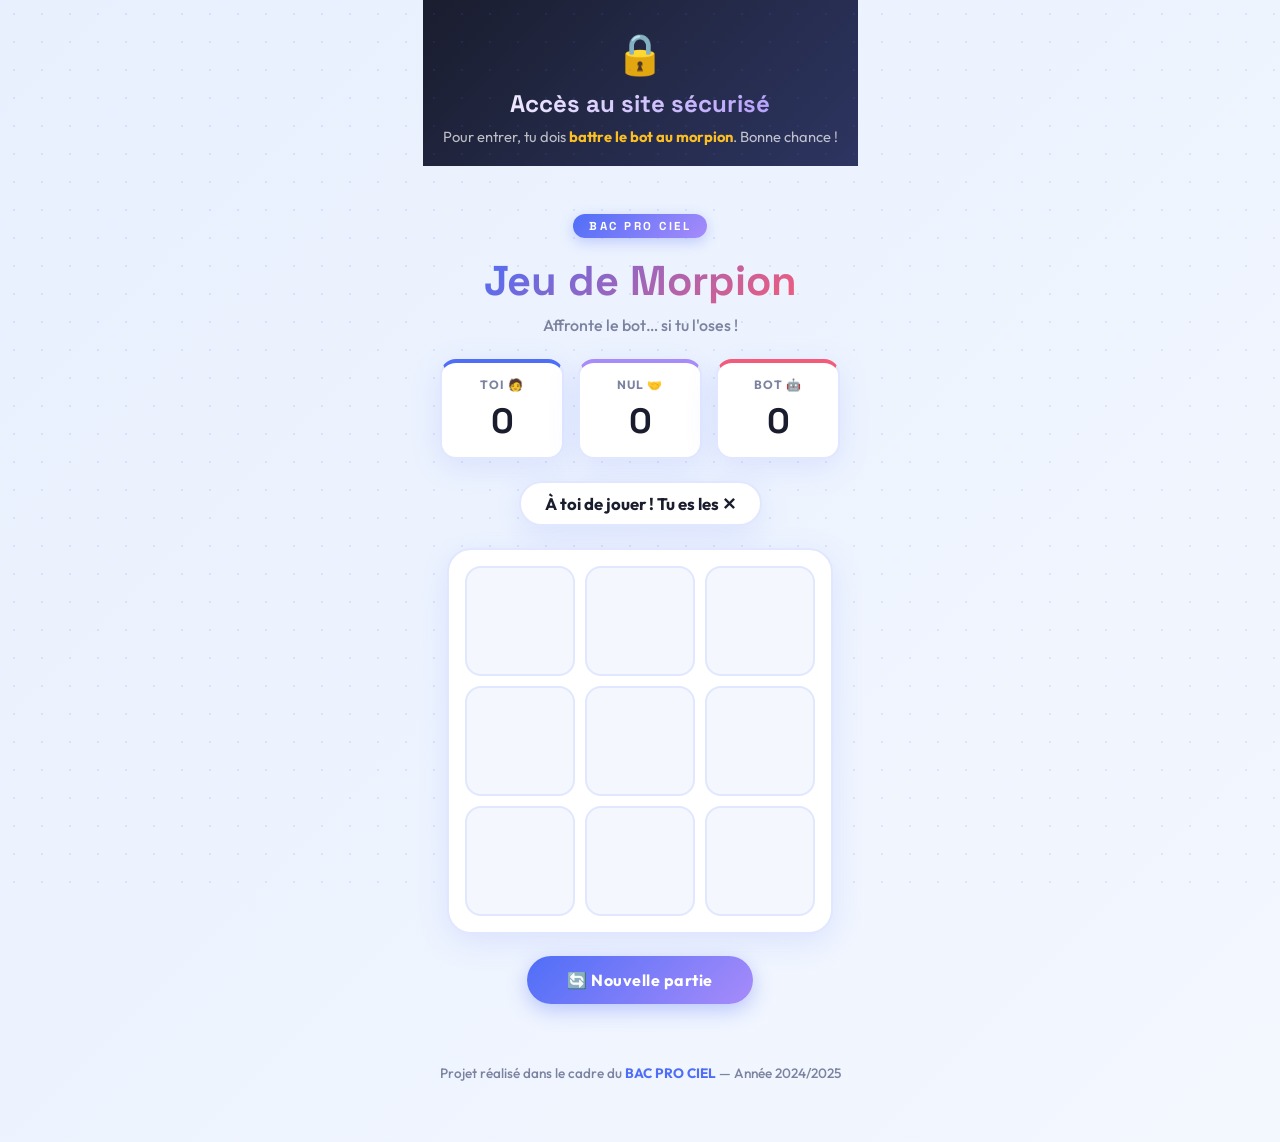
<file: index.html>
<!DOCTYPE html>
<html lang="fr">
<head>
    <meta charset="UTF-8">
    <meta name="viewport" content="width=device-width, initial-scale=1.0">
    <title>Projet BAC PRO CIEL – Accès</title>
    <link rel="stylesheet" href="style.css">
    <style>
        /* Message d'accès refusé */
        #msg-refuse {
            display: none;
            margin-top: 10px;
            color: #ff6b6b;
            font-weight: 700;
            font-size: 1rem;
            animation: shake 0.4s ease;
        }

        @keyframes shake {
            0%   { transform: translateX(0); }
            25%  { transform: translateX(-8px); }
            50%  { transform: translateX(8px); }
            75%  { transform: translateX(-8px); }
            100% { transform: translateX(0); }
        }

        /* Overlay de victoire */
        #overlay-victoire {
            display: none;
            position: fixed;
            inset: 0;
            background: rgba(0, 0, 0, 0.75);
            z-index: 999;
            align-items: center;
            justify-content: center;
        }

        #overlay-victoire.open {
            display: flex;
        }

        .victoire-box {
            background: #fff;
            border-radius: 20px;
            padding: 48px 40px;
            text-align: center;
            box-shadow: 0 20px 60px rgba(0,0,0,0.3);
            animation: popIn 0.5s cubic-bezier(0.34, 1.56, 0.64, 1);
            max-width: 380px;
        }

        @keyframes popIn {
            from { transform: scale(0.5); opacity: 0; }
            to   { transform: scale(1);   opacity: 1; }
        }

        .victoire-box .trophee {
            font-size: 4rem;
            margin-bottom: 16px;
            animation: bounce 1s ease infinite alternate;
        }

        @keyframes bounce {
            from { transform: translateY(0); }
            to   { transform: translateY(-10px); }
        }

        .victoire-box h2 {
            font-size: 1.6rem;
            font-weight: 800;
            color: #1a1d2e;
            margin-bottom: 10px;
        }

        .victoire-box p {
            color: #666;
            font-size: 0.95rem;
            margin-bottom: 28px;
            line-height: 1.6;
        }

        .victoire-btn {
            display: inline-block;
            background: linear-gradient(135deg, #4f6ef7, #a78bfa);
            color: #fff;
            font-weight: 700;
            font-size: 1rem;
            padding: 14px 36px;
            border-radius: 50px;
            cursor: pointer;
            border: none;
            box-shadow: 0 6px 20px rgba(79,110,247,0.35);
            transition: transform 0.2s, box-shadow 0.2s;
        }

        .victoire-btn:hover {
            transform: translateY(-2px);
            box-shadow: 0 10px 28px rgba(79,110,247,0.45);
        }

        /* Intro au-dessus du jeu */
        .intro-banner {
            background: linear-gradient(135deg, #1a1d2e, #2d3561);
            color: #fff;
            text-align: center;
            padding: 28px 20px 20px;
        }

        .intro-banner h1 {
            font-size: 1.5rem;
            font-weight: 800;
            margin-bottom: 8px;
            background: linear-gradient(135deg, #fff, #a78bfa);
            -webkit-background-clip: text;
            -webkit-text-fill-color: transparent;
            background-clip: text;
        }

        .intro-banner p {
            color: rgba(255,255,255,0.7);
            font-size: 0.92rem;
        }

        .intro-banner .lock-icon {
            font-size: 2.5rem;
            margin-bottom: 10px;
            display: block;
        }
    </style>
</head>
<body>

    <!-- INTRO -->
    <div class="intro-banner">
        <span class="lock-icon">🔒</span>
        <h1>Accès au site sécurisé</h1>
        <p>Pour entrer, tu dois <strong style="-webkit-text-fill-color:#fbbf24; color:#fbbf24;">battre le bot au morpion</strong>. Bonne chance !</p>
    </div>

    <!-- HEADER -->
    <header>
        <div class="badge">BAC PRO CIEL</div>
        <h1>Jeu de Morpion</h1>
        <p class="sous-titre">Affronte le bot… si tu l'oses !</p>
    </header>

    <!-- CONTENU PRINCIPAL -->
    <main>

        <section id="scores">
            <div class="score-item">
                <span class="score-label">Toi 🧑</span>
                <span class="score-valeur" id="score-joueur">0</span>
            </div>
            <div class="score-item nul">
                <span class="score-label">Nul 🤝</span>
                <span class="score-valeur" id="score-nul">0</span>
            </div>
            <div class="score-item bot">
                <span class="score-label">Bot 🤖</span>
                <span class="score-valeur" id="score-bot">0</span>
            </div>
        </section>

        <p id="statut">Chargement…</p>

        <!-- Message accès refusé -->
        <p id="msg-refuse">❌ Accès refusé — rejoue et bats le bot !</p>

        <div id="grille"></div>

        <button id="btn-rejouer" onclick="rejouer()">🔄 Nouvelle partie</button>

    </main>

    <!-- FOOTER -->
    <footer>
        <p>Projet réalisé dans le cadre du <strong>BAC PRO CIEL</strong> &mdash; Année 2024/2025</p>
    </footer>

    <!-- OVERLAY VICTOIRE -->
    <div id="overlay-victoire">
        <div class="victoire-box">
            <div class="trophee">🏆</div>
            <h2>Accès débloqué !</h2>
            <p>Bravo, tu as battu le bot !<br>Tu peux maintenant accéder au site vitrine.</p>
            <button class="victoire-btn" onclick="window.location.href='accueil.html'">
                🚀 Entrer sur le site
            </button>
        </div>
    </div>

    <script src="script.js"></script>
</body>
</html>
</file>
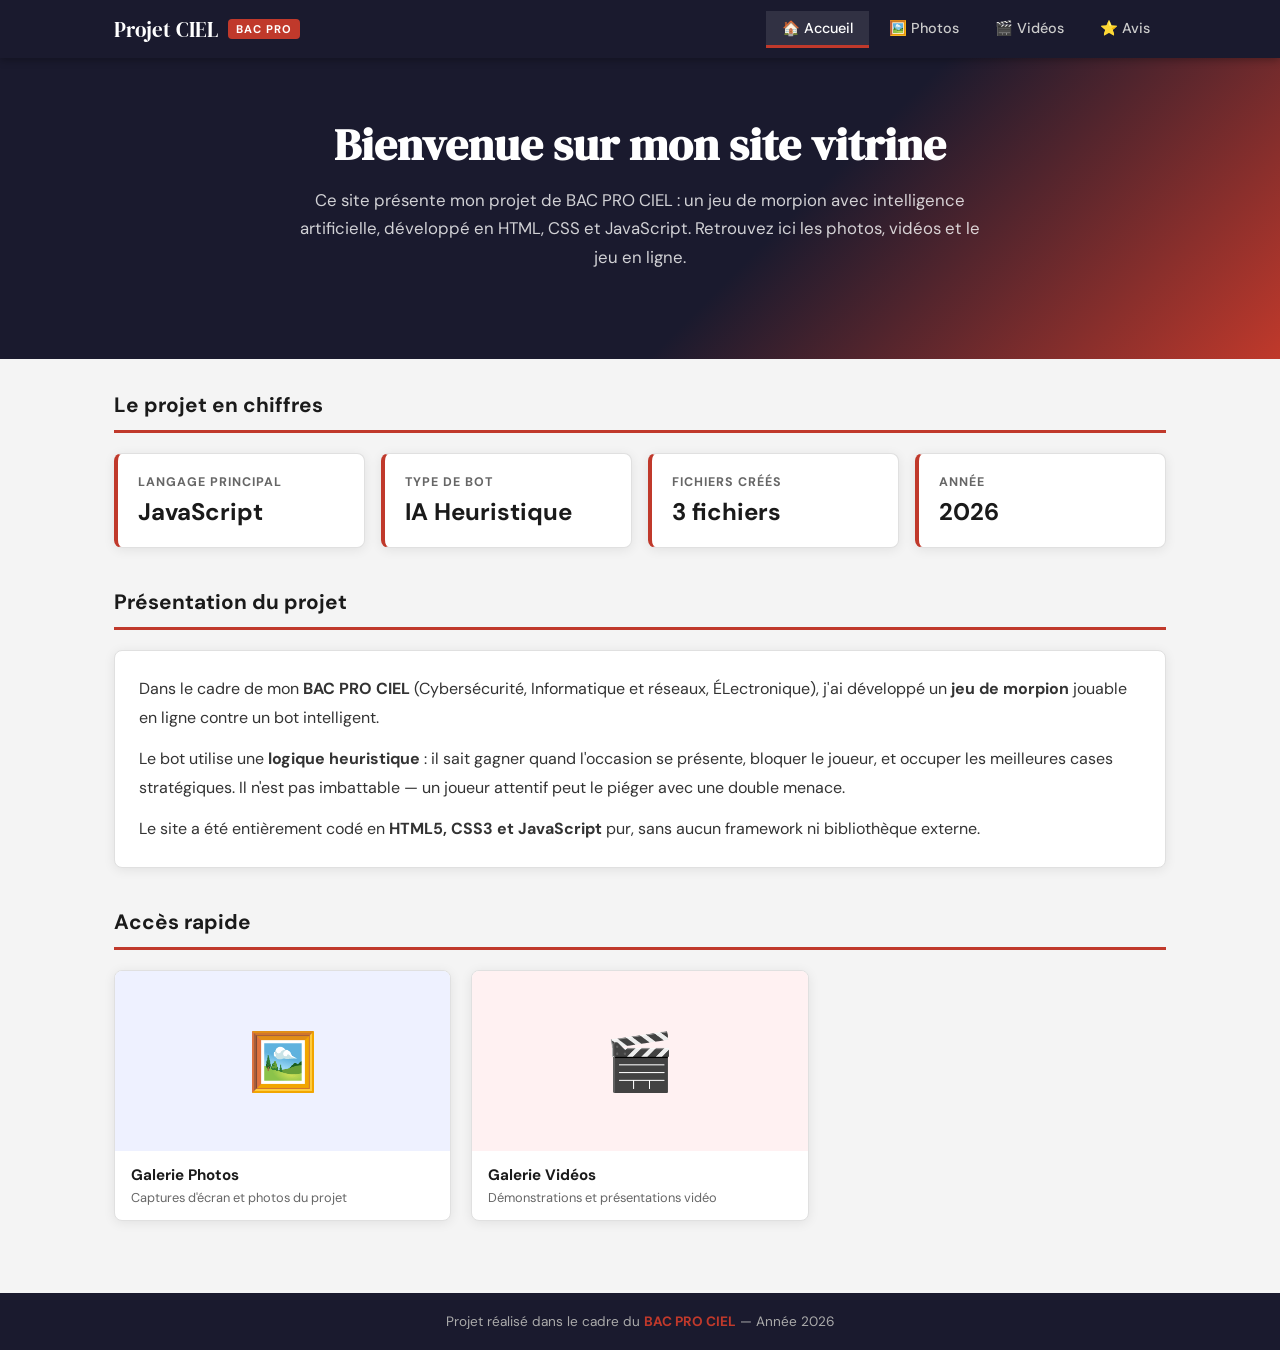
<file: accueil.html>
<!DOCTYPE html>
<html lang="fr">
<head>
    <meta charset="UTF-8">
    <meta name="viewport" content="width=device-width, initial-scale=1.0">
    <title>BAC PRO CIEL – Accueil</title>
    <link rel="stylesheet" href="site.css">
</head>
<body>

    <!-- NAVBAR -->
    <nav>
        <div class="nav-inner">
            <div class="nav-logo">
                Projet CIEL <span>BAC PRO</span>
            </div>
            <ul class="nav-links">
                <li><a href="accueil.html" class="active">🏠 Accueil</a></li>
                <li><a href="photos.html">🖼️ Photos</a></li>
                <li><a href="videos.html">🎬 Vidéos</a></li>
                <li><a href="avis.html">⭐ Avis</a></li>
                
            </ul>
        </div>
    </nav>

    <!-- HERO -->
    <div class="hero">
        <div class="hero-inner">
            <h2>Bienvenue sur mon site vitrine</h2>
            <p>
                Ce site présente mon projet de BAC PRO CIEL : un jeu de morpion
                avec intelligence artificielle, développé en HTML, CSS et JavaScript.
                Retrouvez ici les photos, vidéos et le jeu en ligne.
            </p>
            
        </div>
    </div>

    <!-- CONTENU -->
    <div class="page-wrapper">

        <!-- Stats rapides -->
        <div class="section-header">
            <h2>Le projet en chiffres</h2>
        </div>
        <div class="info-grid">
            <div class="info-card fade-in">
                <div class="info-label">Langage principal</div>
                <div class="info-value">JavaScript</div>
            </div>
            <div class="info-card fade-in">
                <div class="info-label">Type de bot</div>
                <div class="info-value">IA Heuristique</div>
            </div>
            <div class="info-card fade-in">
                <div class="info-label">Fichiers créés</div>
                <div class="info-value">3 fichiers</div>
            </div>
            <div class="info-card fade-in">
                <div class="info-label">Année</div>
                <div class="info-value">2026</div>
            </div>
        </div>

        <!-- Présentation du projet -->
        <div class="section-header">
            <h2>Présentation du projet</h2>
        </div>
        <div style="background:#fff; border:1px solid var(--border); border-radius:var(--radius); padding:24px; box-shadow:var(--shadow); margin-bottom:40px; line-height:1.8; color:#333;">
            <p style="margin-bottom:12px;">
                Dans le cadre de mon <strong>BAC PRO CIEL</strong> (Cybersécurité, Informatique et réseaux, ÉLectronique),
                j'ai développé un <strong>jeu de morpion</strong> jouable en ligne contre un bot intelligent.
            </p>
            <p style="margin-bottom:12px;">
                Le bot utilise une <strong>logique heuristique</strong> : il sait gagner quand l'occasion se présente,
                bloquer le joueur, et occuper les meilleures cases stratégiques. Il n'est pas imbattable —
                un joueur attentif peut le piéger avec une double menace.
            </p>
            <p>
                Le site a été entièrement codé en <strong>HTML5, CSS3 et JavaScript</strong> pur,
                sans aucun framework ni bibliothèque externe.
            </p>
        </div>

        <!-- Accès rapide -->
        <div class="section-header">
            <h2>Accès rapide</h2>
        </div>
        <div class="cards-grid">
            <a href="photos.html" class="card fade-in" style="display:block;">
                <div class="card-thumb" style="background:#eef1ff; font-size:3.5rem;">🖼️</div>
                <div class="card-body">
                    <div class="card-title">Galerie Photos</div>
                    <div class="card-meta">Captures d'écran et photos du projet</div>
                </div>
            </a>
            <a href="videos.html" class="card fade-in" style="display:block;">
                <div class="card-thumb" style="background:#fff1f2; font-size:3.5rem;">🎬</div>
                <div class="card-body">
                    <div class="card-title">Galerie Vidéos</div>
                    <div class="card-meta">Démonstrations et présentations vidéo</div>
                </div>
            </a>

        </div>

    </div>

    <!-- FOOTER -->
    <footer>
        <p>Projet réalisé dans le cadre du <strong>BAC PRO CIEL</strong> &mdash; Année 2026</p>
    </footer>

</body>
</html>
</file>
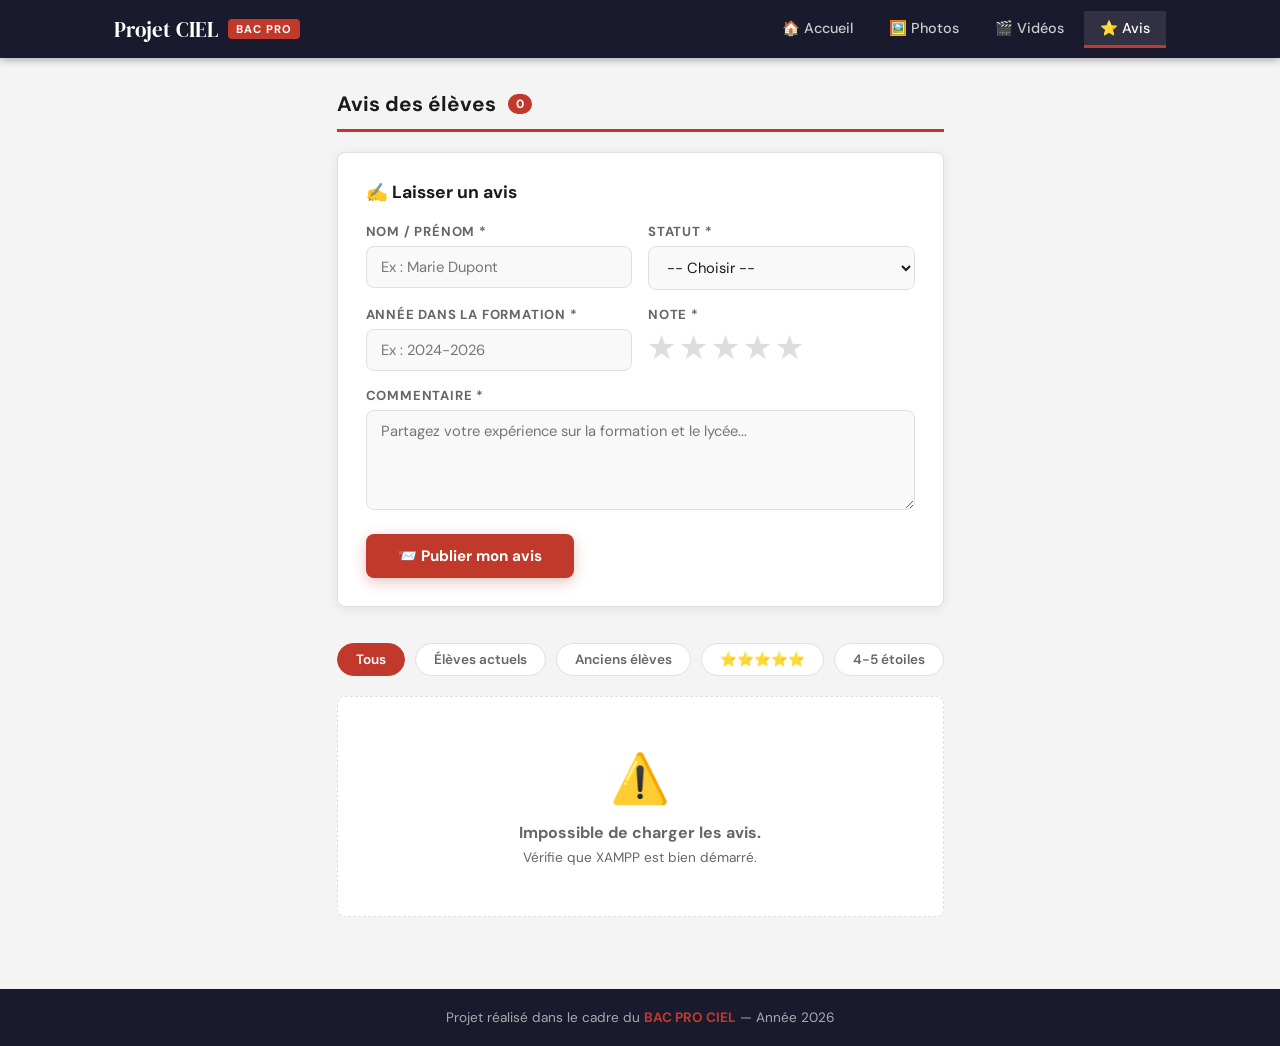
<file: avis.html>
<!DOCTYPE html>
<html lang="fr">
<head>
    <meta charset="UTF-8">
    <meta name="viewport" content="width=device-width, initial-scale=1.0">
    <title>BAC PRO CIEL – Avis</title>
    <link rel="stylesheet" href="site.css">
    <style>
        .form-card {
            background: var(--surface);
            border: 1px solid var(--border);
            border-radius: var(--radius);
            padding: 28px;
            box-shadow: var(--shadow);
            margin-bottom: 36px;
        }

        .form-card h3 {
            font-size: 1.1rem;
            font-weight: 700;
            margin-bottom: 20px;
        }

        .form-row {
            display: grid;
            grid-template-columns: 1fr 1fr;
            gap: 16px;
            margin-bottom: 16px;
        }

        .form-group { display: flex; flex-direction: column; gap: 6px; }
        .form-group.full { grid-column: 1 / -1; }

        .form-group label {
            font-size: 0.82rem;
            font-weight: 700;
            color: var(--gris);
            text-transform: uppercase;
            letter-spacing: 0.8px;
        }

        .form-group input,
        .form-group select,
        .form-group textarea {
            font-family: 'DM Sans', sans-serif;
            font-size: 0.92rem;
            padding: 10px 14px;
            border: 1.5px solid var(--border);
            border-radius: var(--radius);
            background: var(--gris-clair);
            color: var(--texte);
            transition: border-color 0.2s;
            outline: none;
        }

        .form-group input:focus,
        .form-group select:focus,
        .form-group textarea:focus {
            border-color: var(--rouge);
            background: #fff;
        }

        .form-group textarea { resize: vertical; min-height: 100px; }

        .stars-input {
            display: flex;
            gap: 6px;
            flex-direction: row-reverse;
            justify-content: flex-end;
        }

        .stars-input input { display: none; }

        .stars-input label {
            font-size: 1.8rem;
            cursor: pointer;
            color: #ddd;
            transition: color 0.15s;
            text-transform: none;
            letter-spacing: 0;
        }

        .stars-input input:checked ~ label,
        .stars-input label:hover,
        .stars-input label:hover ~ label { color: #f59e0b; }

        .btn-submit {
            background: var(--rouge);
            color: #fff;
            font-family: 'DM Sans', sans-serif;
            font-size: 0.95rem;
            font-weight: 700;
            padding: 12px 32px;
            border: none;
            border-radius: var(--radius);
            cursor: pointer;
            transition: background 0.2s, transform 0.15s;
            box-shadow: 0 4px 14px rgba(192,57,43,0.3);
            margin-top: 8px;
        }

        .btn-submit:hover { background: var(--rouge-clair); transform: translateY(-2px); }
        .btn-submit:disabled { background: #ccc; cursor: not-allowed; transform: none; }

        .msg-succes {
            display: none;
            background: #f0fdf4;
            border: 1.5px solid #86efac;
            border-radius: var(--radius);
            padding: 12px 18px;
            color: #166534;
            font-weight: 600;
            font-size: 0.92rem;
            margin-top: 14px;
        }

        .msg-erreur {
            display: none;
            background: #fef2f2;
            border: 1.5px solid #fca5a5;
            border-radius: var(--radius);
            padding: 12px 18px;
            color: #991b1b;
            font-weight: 600;
            font-size: 0.92rem;
            margin-top: 14px;
        }

        .filtres { display: flex; gap: 10px; margin-bottom: 20px; flex-wrap: wrap; }

        .filtre-btn {
            padding: 7px 18px;
            border-radius: 20px;
            border: 1.5px solid var(--border);
            background: var(--surface);
            font-family: 'DM Sans', sans-serif;
            font-size: 0.85rem;
            font-weight: 600;
            cursor: pointer;
            transition: all 0.2s;
            color: var(--gris);
        }

        .filtre-btn.actif,
        .filtre-btn:hover { background: var(--rouge); border-color: var(--rouge); color: #fff; }

        .avis-grid {
            display: grid;
            grid-template-columns: repeat(auto-fill, minmax(300px, 1fr));
            gap: 18px;
            margin-bottom: 40px;
        }

        .avis-card {
            background: var(--surface);
            border: 1px solid var(--border);
            border-radius: var(--radius);
            padding: 20px;
            box-shadow: var(--shadow);
            transition: transform 0.2s, box-shadow 0.2s;
            position: relative;
        }

        .avis-card:hover { transform: translateY(-3px); box-shadow: 0 8px 24px rgba(0,0,0,0.1); }

        .avis-header { display: flex; align-items: center; gap: 12px; margin-bottom: 12px; }

        .avis-avatar {
            width: 44px; height: 44px;
            border-radius: 50%;
            background: linear-gradient(135deg, var(--rouge), #e74c3c);
            display: flex; align-items: center; justify-content: center;
            color: #fff; font-weight: 700; font-size: 1.1rem; flex-shrink: 0;
        }

        .avis-nom { font-weight: 700; font-size: 0.95rem; }
        .avis-meta { font-size: 0.78rem; color: var(--gris); margin-top: 2px; }

        .avis-badge {
            position: absolute; top: 16px; right: 16px;
            font-size: 0.72rem; font-weight: 700;
            padding: 3px 10px; border-radius: 20px;
        }

        .badge-actuel { background: #dbeafe; color: #1d4ed8; }
        .badge-ancien { background: #fef3c7; color: #92400e; }

        .avis-etoiles { color: #f59e0b; font-size: 1rem; margin-bottom: 10px; letter-spacing: 2px; }
        .avis-commentaire { font-size: 0.88rem; color: #444; line-height: 1.65; font-style: italic; }
        .avis-commentaire::before { content: "« "; }
        .avis-commentaire::after  { content: " »"; }
        .avis-date { font-size: 0.75rem; color: #bbb; margin-top: 12px; text-align: right; }

        .empty-avis {
            text-align: center; padding: 50px 20px;
            color: var(--gris); background: var(--surface);
            border: 1px dashed var(--border);
            border-radius: var(--radius); grid-column: 1 / -1;
        }

        .empty-avis .empty-icon { font-size: 3rem; margin-bottom: 12px; }

        .moyenne-box {
            background: linear-gradient(135deg, #1a1a2e, #2d3561);
            color: #fff;
            border-radius: var(--radius);
            padding: 20px 28px;
            display: flex;
            align-items: center;
            gap: 20px;
            margin-bottom: 24px;
            box-shadow: var(--shadow);
        }

        .moyenne-note { font-size: 3rem; font-weight: 800; line-height: 1; }
        .moyenne-etoiles { color: #f59e0b; font-size: 1.3rem; }
        .moyenne-label { font-size: 0.85rem; color: rgba(255,255,255,0.6); margin-top: 4px; }

        .chargement {
            text-align: center;
            padding: 30px;
            color: var(--gris);
            grid-column: 1 / -1;
        }
    </style>
</head>
<body>

    <nav>
        <div class="nav-inner">
            <div class="nav-logo">Projet CIEL <span>BAC PRO</span></div>
            <ul class="nav-links">
                <li><a href="accueil.html">🏠 Accueil</a></li>
                <li><a href="photos.html">🖼️ Photos</a></li>
                <li><a href="videos.html">🎬 Vidéos</a></li>
                <li><a href="avis.html" class="active">⭐ Avis</a></li>
            </ul>
        </div>
    </nav>

    <div class="page-wrapper">

        <div class="section-header">
            <h2>Avis des élèves</h2>
            <span class="count" id="total-avis">0</span>
        </div>

        <!-- Moyenne -->
        <div class="moyenne-box" id="moyenne-box" style="display:none;">
            <div>
                <div class="moyenne-note" id="moyenne-note">0</div>
                <div class="moyenne-etoiles" id="moyenne-etoiles">☆☆☆☆☆</div>
                <div class="moyenne-label" id="moyenne-label">moyenne sur 0 avis</div>
            </div>
            <div style="border-left:1px solid rgba(255,255,255,0.15); padding-left:20px; font-size:0.9rem; color:rgba(255,255,255,0.75); line-height:1.8;">
                Avis des élèves actuels et anciens<br>
                du <strong style="color:#fff;">BAC PRO CIEL</strong>
            </div>
        </div>

        <!-- Formulaire -->
        <div class="form-card">
            <h3>✍️ Laisser un avis</h3>

            <div class="form-row">
                <div class="form-group">
                    <label>Nom / Prénom *</label>
                    <input type="text" id="inp-nom" placeholder="Ex : Marie Dupont" maxlength="50">
                </div>
                <div class="form-group">
                    <label>Statut *</label>
                    <select id="inp-statut">
                        <option value="">-- Choisir --</option>
                        <option value="actuel">Élève actuel</option>
                        <option value="ancien">Ancien élève</option>
                    </select>
                </div>
            </div>

            <div class="form-row">
                <div class="form-group">
                    <label>Année dans la formation *</label>
                    <input type="text" id="inp-annee" placeholder="Ex : 2024-2026" maxlength="20">
                </div>
                <div class="form-group">
                    <label>Note *</label>
                    <div class="stars-input">
                        <input type="radio" id="s5" name="note" value="5"><label for="s5">★</label>
                        <input type="radio" id="s4" name="note" value="4"><label for="s4">★</label>
                        <input type="radio" id="s3" name="note" value="3"><label for="s3">★</label>
                        <input type="radio" id="s2" name="note" value="2"><label for="s2">★</label>
                        <input type="radio" id="s1" name="note" value="1"><label for="s1">★</label>
                    </div>
                </div>
            </div>

            <div class="form-row">
                <div class="form-group full">
                    <label>Commentaire *</label>
                    <textarea id="inp-commentaire" placeholder="Partagez votre expérience sur la formation et le lycée..." maxlength="500"></textarea>
                </div>
            </div>

            <button class="btn-submit" id="btn-publier" onclick="posterAvis()">📨 Publier mon avis</button>
            <div class="msg-succes" id="msg-succes">✅ Ton avis a bien été publié, merci !</div>
            <div class="msg-erreur" id="msg-erreur">❌ Une erreur est survenue. Réessaie.</div>
        </div>

        <!-- Filtres -->
        <div class="filtres">
            <button class="filtre-btn actif" onclick="filtrer('tous', this)">Tous</button>
            <button class="filtre-btn" onclick="filtrer('actuel', this)">Élèves actuels</button>
            <button class="filtre-btn" onclick="filtrer('ancien', this)">Anciens élèves</button>
            <button class="filtre-btn" onclick="filtrer('5', this)">⭐⭐⭐⭐⭐</button>
            <button class="filtre-btn" onclick="filtrer('positif', this)">4-5 étoiles</button>
        </div>

        <!-- Grille avis -->
        <div class="avis-grid" id="avis-grid">
            <div class="chargement">⏳ Chargement des avis...</div>
        </div>

    </div>

    <footer>
        <p>Projet réalisé dans le cadre du <strong>BAC PRO CIEL</strong> &mdash; Année 2026</p>
    </footer>

    <script>
        // URL de l'API PHP
        const API_URL = "api_avis.php";

        let tousLesAvis = [];
        let filtreCourant = "tous";

        // Charger les avis au démarrage
        window.addEventListener("DOMContentLoaded", chargerAvis);

        async function chargerAvis() {
            try {
                const resp = await fetch(API_URL);
                const data = await resp.json();
                if (data.succes) {
                    tousLesAvis = data.avis;
                    afficherAvis();
                    mettreAJourMoyenne();
                }
            } catch (e) {
                document.getElementById("avis-grid").innerHTML = `
                    <div class="empty-avis">
                        <div class="empty-icon">⚠️</div>
                        <p><strong>Impossible de charger les avis.</strong></p>
                        <p style="font-size:0.85rem; margin-top:6px;">Vérifie que XAMPP est bien démarré.</p>
                    </div>`;
            }
        }

        async function posterAvis() {
            const nom         = document.getElementById("inp-nom").value.trim();
            const statut      = document.getElementById("inp-statut").value;
            const annee       = document.getElementById("inp-annee").value.trim();
            const note        = document.querySelector('input[name="note"]:checked');
            const commentaire = document.getElementById("inp-commentaire").value.trim();

            if (!nom || !statut || !annee || !note || !commentaire) {
                alert("⚠️ Merci de remplir tous les champs !");
                return;
            }

            const btn = document.getElementById("btn-publier");
            btn.disabled = true;
            btn.textContent = "⏳ Publication...";

            try {
                const resp = await fetch(API_URL, {
                    method: "POST",
                    headers: { "Content-Type": "application/json" },
                    body: JSON.stringify({
                        nom, statut, annee,
                        note: parseInt(note.value),
                        commentaire
                    })
                });

                const data = await resp.json();

                if (data.succes) {
                    // Afficher message succès
                    const msgS = document.getElementById("msg-succes");
                    msgS.style.display = "block";
                    setTimeout(() => msgS.style.display = "none", 3000);

                    // Réinitialiser formulaire
                    document.getElementById("inp-nom").value = "";
                    document.getElementById("inp-statut").value = "";
                    document.getElementById("inp-annee").value = "";
                    document.getElementById("inp-commentaire").value = "";
                    const noteChecked = document.querySelector('input[name="note"]:checked');
                    if (noteChecked) noteChecked.checked = false;

                    // Recharger les avis
                    await chargerAvis();
                } else {
                    const msgEl = document.getElementById("msg-erreur");
                    msgEl.textContent = "❌ " + (data.message || "Une erreur est survenue. Réessaie.");
                    msgEl.style.display = "block";
                    setTimeout(() => msgEl.style.display = "none", 4000);
                }
            } catch (e) {
                const msgEl = document.getElementById("msg-erreur");
                msgEl.textContent = "❌ Une erreur est survenue. Réessaie.";
                msgEl.style.display = "block";
                setTimeout(() => msgEl.style.display = "none", 4000);
            }

            btn.disabled = false;
            btn.textContent = "📨 Publier mon avis";
        }

        function afficherAvis() {
            const grid = document.getElementById("avis-grid");
            document.getElementById("total-avis").textContent = tousLesAvis.length;

            let avisFiltres = tousLesAvis;
            if (filtreCourant === "actuel")  avisFiltres = tousLesAvis.filter(a => a.statut === "actuel");
            if (filtreCourant === "ancien")  avisFiltres = tousLesAvis.filter(a => a.statut === "ancien");
            if (filtreCourant === "5")       avisFiltres = tousLesAvis.filter(a => parseInt(a.note) === 5);
            if (filtreCourant === "positif") avisFiltres = tousLesAvis.filter(a => parseInt(a.note) >= 4);

            if (avisFiltres.length === 0) {
                grid.innerHTML = `
                    <div class="empty-avis">
                        <div class="empty-icon">💬</div>
                        <p><strong>Aucun avis pour l'instant.</strong></p>
                        <p style="font-size:0.85rem; margin-top:6px;">Sois le premier à partager ton expérience !</p>
                    </div>`;
                return;
            }

            grid.innerHTML = "";
            avisFiltres.forEach(a => {
                const initiale   = a.nom.charAt(0).toUpperCase();
                const etoiles    = "★".repeat(parseInt(a.note)) + "☆".repeat(5 - parseInt(a.note));
                const badgeClass = a.statut === "actuel" ? "badge-actuel" : "badge-ancien";
                const badgeTexte = a.statut === "actuel" ? "Élève actuel" : "Ancien élève";
                const date       = new Date(a.date_creation).toLocaleDateString("fr-FR");

                const card = document.createElement("div");
                card.className = "avis-card fade-in";
                card.innerHTML = `
                    <span class="avis-badge ${badgeClass}">${badgeTexte}</span>
                    <div class="avis-header">
                        <div class="avis-avatar">${initiale}</div>
                        <div>
                            <div class="avis-nom">${a.nom}</div>
                            <div class="avis-meta">Promotion ${a.annee}</div>
                        </div>
                    </div>
                    <div class="avis-etoiles">${etoiles}</div>
                    <div class="avis-commentaire">${a.commentaire}</div>
                    <div class="avis-date">Posté le ${date}</div>
                `;
                grid.appendChild(card);
            });
        }

        function mettreAJourMoyenne() {
            if (tousLesAvis.length === 0) {
                document.getElementById("moyenne-box").style.display = "none";
                return;
            }
            const somme   = tousLesAvis.reduce((acc, a) => acc + parseInt(a.note), 0);
            const moyenne = (somme / tousLesAvis.length).toFixed(1);
            const etoiles = "★".repeat(Math.round(moyenne)) + "☆".repeat(5 - Math.round(moyenne));

            document.getElementById("moyenne-box").style.display   = "flex";
            document.getElementById("moyenne-note").textContent    = moyenne;
            document.getElementById("moyenne-etoiles").textContent = etoiles;
            document.getElementById("moyenne-label").textContent   = `moyenne sur ${tousLesAvis.length} avis`;
        }

        function filtrer(type, btn) {
            filtreCourant = type;
            document.querySelectorAll(".filtre-btn").forEach(b => b.classList.remove("actif"));
            btn.classList.add("actif");
            afficherAvis();
        }
    </script>

</body>
</html>
</file>
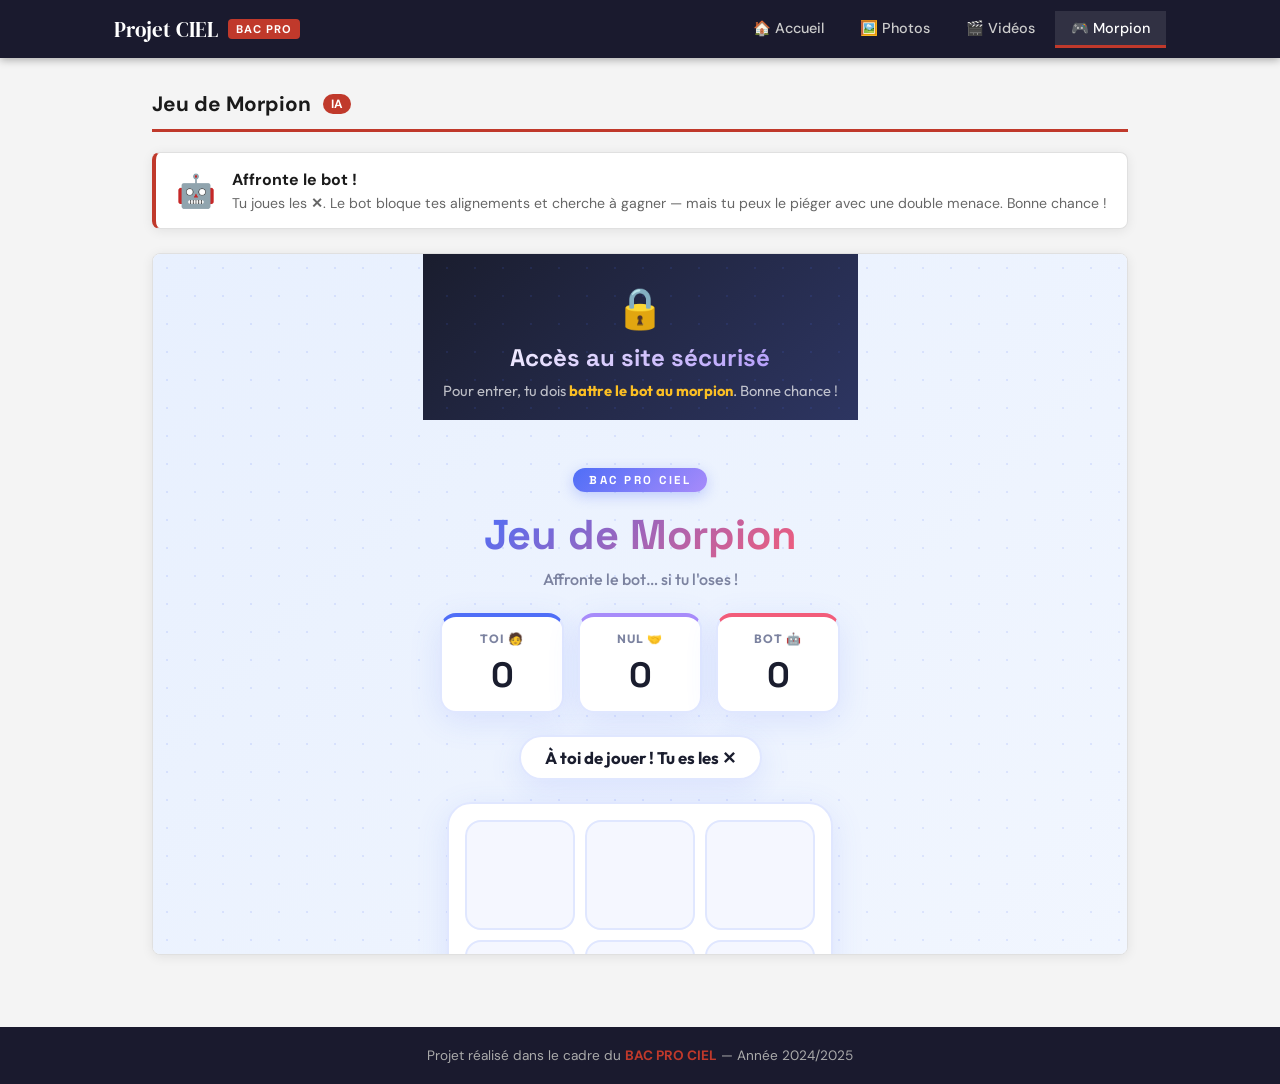
<file: morpion.html>
<!DOCTYPE html>
<html lang="fr">
<head>
    <meta charset="UTF-8">
    <meta name="viewport" content="width=device-width, initial-scale=1.0">
    <title>BAC PRO CIEL – Morpion</title>
    <link rel="stylesheet" href="site.css">
</head>
<body>

    <!-- NAVBAR -->
    <nav>
        <div class="nav-inner">
            <div class="nav-logo">Projet CIEL <span>BAC PRO</span></div>
            <ul class="nav-links">
                <li><a href="accueil.html">🏠 Accueil</a></li>
                <li><a href="photos.html">🖼️ Photos</a></li>
                <li><a href="videos.html">🎬 Vidéos</a></li>
                <li><a href="morpion.html" class="active">🎮 Morpion</a></li>
            </ul>
        </div>
    </nav>

    <!-- CONTENU -->
    <div class="page-wrapper">

        <div class="section-header">
            <h2>Jeu de Morpion</h2>
            <span class="count">IA</span>
        </div>

        <!-- Description -->
        <div style="background:#fff; border:1px solid var(--border); border-left:4px solid var(--rouge); border-radius:var(--radius); padding:16px 20px; margin-bottom:24px; box-shadow:var(--shadow); display:flex; align-items:center; gap:16px;">
            <span style="font-size:2rem;">🤖</span>
            <div>
                <div style="font-weight:700; margin-bottom:4px;">Affronte le bot !</div>
                <div style="font-size:0.88rem; color:var(--gris);">
                    Tu joues les <strong>✕</strong>. Le bot bloque tes alignements et cherche à gagner —
                    mais tu peux le piéger avec une double menace. Bonne chance !
                </div>
            </div>
        </div>

        <!-- Jeu intégré dans une iframe -->
        <div class="jeu-wrapper">
            <iframe src="index.html" title="Jeu de Morpion"></iframe>
        </div>

    </div>

    <!-- FOOTER -->
    <footer>
        <p>Projet réalisé dans le cadre du <strong>BAC PRO CIEL</strong> &mdash; Année 2024/2025</p>
    </footer>

</body>
</html>
</file>
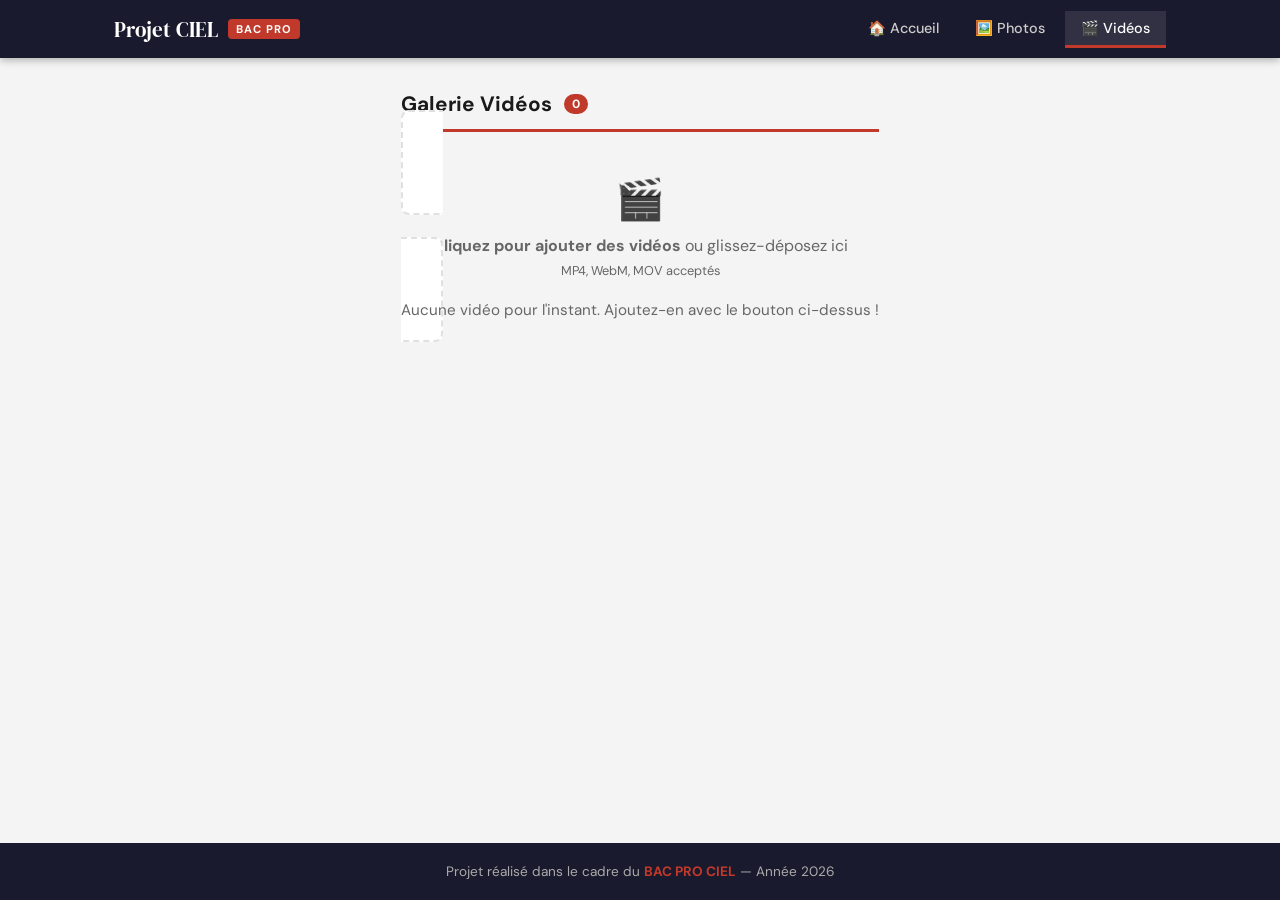
<file: videos.html>
<!DOCTYPE html>
<html lang="fr">
<head>
    <meta charset="UTF-8">
    <meta name="viewport" content="width=device-width, initial-scale=1.0">
    <title>BAC PRO CIEL – Vidéos</title>
    <link rel="stylesheet" href="site.css">
    <style>
        /* Modale vidéo */
        .modal {
            display: none;
            position: fixed;
            inset: 0;
            background: rgba(0,0,0,0.88);
            z-index: 999;
            align-items: center;
            justify-content: center;
            flex-direction: column;
            gap: 16px;
        }
        .modal.open { display: flex; }
        .modal video {
            max-width: 90vw;
            max-height: 80vh;
            border-radius: 8px;
            box-shadow: 0 8px 40px rgba(0,0,0,0.6);
        }
        .modal-close {
            position: absolute;
            top: 20px; right: 28px;
            font-size: 2rem;
            color: #fff;
            cursor: pointer;
            background: none;
            border: none;
        }

        /* Zone d'ajout */
        .upload-zone {
            border: 2px dashed var(--border);
            border-radius: var(--radius);
            padding: 40px;
            text-align: center;
            color: var(--gris);
            background: var(--surface);
            margin-bottom: 32px;
            cursor: pointer;
            transition: border-color 0.2s, background 0.2s;
        }
        .upload-zone:hover { border-color: var(--rouge); background: #fff8f8; }
        .upload-zone .upload-icon { font-size: 2.5rem; margin-bottom: 10px; }
        .upload-zone input { display: none; }

        /* Durée badge */
        .duration-badge {
            position: absolute;
            bottom: 8px; right: 8px;
            background: rgba(0,0,0,0.7);
            color: #fff;
            font-size: 0.75rem;
            padding: 2px 7px;
            border-radius: 4px;
        }
    </style>
</head>
<body>

    <!-- NAVBAR -->
    <nav>
        <div class="nav-inner">
            <div class="nav-logo">Projet CIEL <span>BAC PRO</span></div>
            <ul class="nav-links">
                <li><a href="accueil.html">🏠 Accueil</a></li>
                <li><a href="photos.html">🖼️ Photos</a></li>
                <li><a href="videos.html" class="active">🎬 Vidéos</a></li>
                
            </ul>
        </div>
    </nav>

    <!-- CONTENU -->
    <div class="page-wrapper">

        <div class="section-header">
            <h2>Galerie Vidéos</h2>
            <span class="count" id="video-count">0</span>
        </div>

        <!-- Zone d'ajout -->
        <label class="upload-zone" for="input-video">
            <div class="upload-icon">🎬</div>
            <p><strong>Cliquez pour ajouter des vidéos</strong> ou glissez-déposez ici</p>
            <p style="font-size:0.8rem; margin-top:6px;">MP4, WebM, MOV acceptés</p>
            <input type="file" id="input-video" accept="video/*" multiple>
        </label>

        <!-- Grille de vidéos -->
        <div class="cards-grid" id="video-grid">
            <p style="color:var(--gris); font-size:0.95rem;" id="empty-msg">
                Aucune vidéo pour l'instant. Ajoutez-en avec le bouton ci-dessus !
            </p>
        </div>

    </div>

    <!-- MODALE VIDÉO -->
    <div class="modal" id="modal">
        <button class="modal-close" onclick="fermerModal()">✕</button>
        <video id="modal-video" controls></video>
    </div>

    <!-- FOOTER -->
    <footer>
        <p>Projet réalisé dans le cadre du <strong>BAC PRO CIEL</strong> &mdash; Année 2026</p>
    </footer>

    <script>
        const input    = document.getElementById("input-video");
        const grid     = document.getElementById("video-grid");
        const countEl  = document.getElementById("video-count");
        let videos = [];

        input.addEventListener("change", e => {
            const files = Array.from(e.target.files);
            files.forEach(file => {
                const url = URL.createObjectURL(file);
                videos.push({ url, nom: file.name });
                afficherVideos();
            });
        });

        // Glisser-déposer
        const uploadZone = document.querySelector(".upload-zone");
        uploadZone.addEventListener("dragover", e => { e.preventDefault(); uploadZone.style.borderColor = "var(--rouge)"; });
        uploadZone.addEventListener("dragleave", () => { uploadZone.style.borderColor = "var(--border)"; });
        uploadZone.addEventListener("drop", e => {
            e.preventDefault();
            uploadZone.style.borderColor = "var(--border)";
            const files = Array.from(e.dataTransfer.files).filter(f => f.type.startsWith("video/"));
            files.forEach(file => {
                const url = URL.createObjectURL(file);
                videos.push({ url, nom: file.name });
                afficherVideos();
            });
        });

        function afficherVideos() {
            const emptyMsg = document.getElementById("empty-msg");
            if (emptyMsg) emptyMsg.remove();
            grid.innerHTML = "";
            countEl.textContent = videos.length;

            videos.forEach((video, idx) => {
                const card = document.createElement("div");
                card.className = "card fade-in";
                card.innerHTML = `
                    <div class="card-thumb" onclick="ouvrirModal(${idx})" style="background:#1a1a2e;">
                        <div class="play-btn">▶</div>
                        <span class="duration-badge">Vidéo ${idx + 1}</span>
                    </div>
                    <div class="card-body">
                        <div class="card-title">${video.nom}</div>
                        <div class="card-meta" style="display:flex;justify-content:space-between;">
                            <span>Vidéo ${idx + 1}</span>
                            <span style="color:var(--rouge);cursor:pointer;" onclick="supprimerVideo(${idx})">🗑️ Supprimer</span>
                        </div>
                    </div>
                `;
                grid.appendChild(card);
            });
        }

        function supprimerVideo(idx) {
            videos.splice(idx, 1);
            if (videos.length === 0) {
                grid.innerHTML = `<p style="color:var(--gris); font-size:0.95rem;" id="empty-msg">Aucune vidéo pour l'instant. Ajoutez-en avec le bouton ci-dessus !</p>`;
                countEl.textContent = 0;
            } else {
                afficherVideos();
            }
        }

        function ouvrirModal(idx) {
            document.getElementById("modal").classList.add("open");
            document.getElementById("modal-video").src = videos[idx].url;
            document.getElementById("modal-video").play();
        }

        function fermerModal() {
            const modal = document.getElementById("modal");
            const video = document.getElementById("modal-video");
            video.pause();
            video.src = "";
            modal.classList.remove("open");
        }

        document.getElementById("modal").addEventListener("click", function(e) {
            if (e.target === this) fermerModal();
        });
    </script>

</body>
</html>
</file>
<file: style.css>
/* =============================================
   STYLE MODERNE CLAIR – Morpion BAC PRO CIEL
   ============================================= */

@import url('https://fonts.googleapis.com/css2?family=Outfit:wght@400;600;700;800&family=Space+Grotesk:wght@500;700&display=swap');

/* --- Variables --- */
:root {
    --bg-start:   #e8f0fe;
    --bg-end:     #fce4ec;
    --surface:    #ffffff;
    --surface2:   #f5f7ff;
    --border:     #e0e7ff;
    --bleu:       #4f6ef7;
    --bleu-hover: #3a57e8;
    --rouge:      #f25c7a;
    --texte:      #1a1d2e;
    --gris:       #7c83a0;
    --shadow:     0 8px 32px rgba(79, 110, 247, 0.13);
    --radius:     16px;
}

/* --- Reset --- */
* { box-sizing: border-box; margin: 0; padding: 0; }

/* --- Body avec fond dégradé animé --- */
body {
    font-family: 'Outfit', sans-serif;
    min-height: 100vh;
    display: flex;
    flex-direction: column;
    align-items: center;
    background: linear-gradient(135deg, var(--bg-start) 0%, #fff 50%, var(--bg-end) 100%);
    background-size: 400% 400%;
    animation: gradientFlow 10s ease infinite;
    color: var(--texte);
    padding-bottom: 40px;
}

@keyframes gradientFlow {
    0%   { background-position: 0% 50%; }
    50%  { background-position: 100% 50%; }
    100% { background-position: 0% 50%; }
}

/* Motif de points en fond */
body::before {
    content: "";
    position: fixed;
    inset: 0;
    background-image: radial-gradient(circle, #4f6ef720 1px, transparent 1px);
    background-size: 28px 28px;
    pointer-events: none;
    z-index: 0;
}

/* =============================================
   EN-TÊTE
   ============================================= */
header {
    text-align: center;
    padding: 48px 20px 24px;
    position: relative;
    z-index: 1;
    animation: slideDown 0.6s cubic-bezier(0.34, 1.56, 0.64, 1);
}

@keyframes slideDown {
    from { transform: translateY(-30px); opacity: 0; }
    to   { transform: translateY(0);     opacity: 1; }
}

.badge {
    display: inline-block;
    background: linear-gradient(135deg, var(--bleu), #a78bfa);
    color: #fff;
    font-family: 'Space Grotesk', sans-serif;
    font-size: 0.72rem;
    font-weight: 700;
    letter-spacing: 2.5px;
    padding: 5px 16px;
    border-radius: 20px;
    margin-bottom: 16px;
    box-shadow: 0 4px 14px rgba(79, 110, 247, 0.3);
}

h1 {
    font-family: 'Space Grotesk', sans-serif;
    font-size: 2.6rem;
    font-weight: 700;
    background: linear-gradient(135deg, var(--bleu), var(--rouge));
    -webkit-background-clip: text;
    -webkit-text-fill-color: transparent;
    background-clip: text;
    margin-bottom: 8px;
}

.sous-titre {
    color: var(--gris);
    font-size: 1rem;
    font-weight: 500;
}

/* =============================================
   CONTENU PRINCIPAL
   ============================================= */
main {
    display: flex;
    flex-direction: column;
    align-items: center;
    gap: 22px;
    width: 100%;
    max-width: 440px;
    padding: 0 20px;
    position: relative;
    z-index: 1;
    animation: fadeIn 0.7s ease 0.2s both;
}

@keyframes fadeIn {
    from { opacity: 0; transform: translateY(16px); }
    to   { opacity: 1; transform: translateY(0); }
}

/* =============================================
   SCORES
   ============================================= */
#scores {
    display: flex;
    gap: 14px;
    width: 100%;
}

.score-item {
    flex: 1;
    display: flex;
    flex-direction: column;
    align-items: center;
    background: var(--surface);
    padding: 14px 8px;
    border-radius: var(--radius);
    border: 2px solid var(--border);
    box-shadow: var(--shadow);
    transition: transform 0.2s;
}

.score-item:hover { transform: translateY(-3px); }

.score-item:first-child { border-top: 4px solid var(--bleu); }
.score-item.nul         { border-top: 4px solid #a78bfa; }
.score-item.bot         { border-top: 4px solid var(--rouge); }

.score-label {
    font-size: 0.75rem;
    font-weight: 700;
    color: var(--gris);
    text-transform: uppercase;
    letter-spacing: 1px;
    margin-bottom: 6px;
}

.score-valeur {
    font-family: 'Space Grotesk', sans-serif;
    font-size: 2.2rem;
    font-weight: 700;
    color: var(--texte);
    transition: transform 0.3s cubic-bezier(0.34, 1.56, 0.64, 1);
}

.score-valeur.bump {
    animation: scoreBump 0.4s cubic-bezier(0.34, 1.56, 0.64, 1);
}

@keyframes scoreBump {
    0%   { transform: scale(1); }
    50%  { transform: scale(1.4); }
    100% { transform: scale(1); }
}

/* =============================================
   STATUT
   ============================================= */
#statut {
    font-size: 1.05rem;
    font-weight: 700;
    color: var(--texte);
    min-height: 1.6rem;
    text-align: center;
    background: var(--surface);
    padding: 10px 24px;
    border-radius: 30px;
    border: 2px solid var(--border);
    box-shadow: var(--shadow);
    transition: all 0.3s ease;
}

/* =============================================
   GRILLE
   ============================================= */
#grille {
    display: grid;
    grid-template-columns: repeat(3, 110px);
    grid-template-rows: repeat(3, 110px);
    gap: 10px;
    background: var(--surface);
    padding: 16px;
    border-radius: 24px;
    border: 2px solid var(--border);
    box-shadow: var(--shadow);
}

.case {
    width: 110px;
    height: 110px;
    background: var(--surface2);
    border: 2px solid var(--border);
    border-radius: var(--radius);
    display: flex;
    align-items: center;
    justify-content: center;
    font-size: 2.8rem;
    cursor: pointer;
    transition: background 0.15s, border-color 0.15s, transform 0.15s, box-shadow 0.15s;
    user-select: none;
}

.case:hover:not(.joueur):not(.bot) {
    background: #eef1ff;
    border-color: var(--bleu);
    transform: scale(1.06);
    box-shadow: 0 4px 16px rgba(79, 110, 247, 0.18);
}

/* Symbole joueur (X) */
.case.joueur {
    color: var(--bleu);
    cursor: default;
    border-color: #c7d2fe;
    background: #eef1ff;
}

/* Symbole bot (O) */
.case.bot {
    color: var(--rouge);
    cursor: default;
    border-color: #fecdd3;
    background: #fff1f2;
}

/* Animation apparition */
.case.anime {
    animation: popIn 0.3s cubic-bezier(0.34, 1.56, 0.64, 1);
}

@keyframes popIn {
    0%   { transform: scale(0); opacity: 0; rotate: -15deg; }
    70%  { transform: scale(1.1); rotate: 5deg; }
    100% { transform: scale(1); opacity: 1; rotate: 0deg; }
}

/* Cases gagnantes */
.case.gagnant {
    border-color: var(--bleu) !important;
    background: linear-gradient(135deg, #eef1ff, #e0e7ff) !important;
    animation: winPulse 0.6s ease-in-out infinite alternate;
}

.case.gagnant.bot {
    border-color: var(--rouge) !important;
    background: linear-gradient(135deg, #fff1f2, #fce7eb) !important;
    animation: winPulseRouge 0.6s ease-in-out infinite alternate;
}

@keyframes winPulse {
    from { box-shadow: 0 0 0 0 rgba(79, 110, 247, 0.3); }
    to   { box-shadow: 0 0 0 8px rgba(79, 110, 247, 0); }
}

@keyframes winPulseRouge {
    from { box-shadow: 0 0 0 0 rgba(242, 92, 122, 0.3); }
    to   { box-shadow: 0 0 0 8px rgba(242, 92, 122, 0); }
}

/* =============================================
   BOUTON REJOUER
   ============================================= */
#btn-rejouer {
    position: relative;
    padding: 14px 40px;
    font-family: 'Outfit', sans-serif;
    font-size: 1rem;
    font-weight: 700;
    color: #fff;
    background: linear-gradient(135deg, var(--bleu), #a78bfa);
    border: none;
    border-radius: 50px;
    cursor: pointer;
    overflow: hidden;
    transition: transform 0.2s, box-shadow 0.2s;
    box-shadow: 0 6px 20px rgba(79, 110, 247, 0.35);
    letter-spacing: 0.5px;
}

/* Effet brillance au hover */
#btn-rejouer::before {
    content: "";
    position: absolute;
    top: -50%;
    left: -60%;
    width: 40%;
    height: 200%;
    background: rgba(255,255,255,0.25);
    transform: skewX(-20deg);
    transition: left 0.4s ease;
}

#btn-rejouer:hover::before {
    left: 130%;
}

#btn-rejouer:hover {
    transform: translateY(-3px) scale(1.03);
    box-shadow: 0 10px 28px rgba(79, 110, 247, 0.45);
}

#btn-rejouer:active {
    transform: translateY(0) scale(0.98);
}

/* =============================================
   PIED DE PAGE
   ============================================= */
footer {
    margin-top: 40px;
    padding: 20px;
    text-align: center;
    color: var(--gris);
    font-size: 0.85rem;
    font-weight: 500;
    position: relative;
    z-index: 1;
}

footer strong {
    color: var(--bleu);
}
</file>
<file: site.css>
/* =============================================
   SITE VITRINE – BAC PRO CIEL
   Style global toutes pages
   ============================================= */

@import url('https://fonts.googleapis.com/css2?family=DM+Sans:wght@400;500;600;700&family=DM+Serif+Display&display=swap');

:root {
    --rouge:      #c0392b;
    --rouge-clair:#e74c3c;
    --bg:         #f4f4f4;
    --surface:    #ffffff;
    --border:     #e0e0e0;
    --texte:      #1a1a1a;
    --gris:       #666;
    --gris-clair: #f9f9f9;
    --nav-bg:     #1a1a2e;
    --nav-texte:  #ffffff;
    --radius:     8px;
    --shadow:     0 2px 12px rgba(0,0,0,0.08);
}

* { box-sizing: border-box; margin: 0; padding: 0; }

body {
    font-family: 'DM Sans', sans-serif;
    background: var(--bg);
    color: var(--texte);
    min-height: 100vh;
    display: flex;
    flex-direction: column;
}

a { text-decoration: none; color: inherit; }

/* =============================================
   NAVBAR
   ============================================= */
nav {
    background: var(--nav-bg);
    position: sticky;
    top: 0;
    z-index: 100;
    box-shadow: 0 2px 8px rgba(0,0,0,0.3);
}

.nav-inner {
    max-width: 1100px;
    margin: 0 auto;
    display: flex;
    align-items: center;
    justify-content: space-between;
    padding: 0 24px;
    height: 58px;
}

.nav-logo {
    font-family: 'DM Serif Display', serif;
    font-size: 1.3rem;
    color: #fff;
    display: flex;
    align-items: center;
    gap: 10px;
}

.nav-logo span {
    background: var(--rouge);
    color: #fff;
    font-family: 'DM Sans', sans-serif;
    font-size: 0.7rem;
    font-weight: 700;
    padding: 3px 8px;
    border-radius: 4px;
    letter-spacing: 1px;
}

.nav-links {
    display: flex;
    gap: 4px;
    list-style: none;
}

.nav-links a {
    color: #ccc;
    font-size: 0.9rem;
    font-weight: 500;
    padding: 8px 16px;
    border-radius: var(--radius);
    transition: background 0.2s, color 0.2s;
    display: flex;
    align-items: center;
    gap: 6px;
}

.nav-links a:hover,
.nav-links a.active {
    background: rgba(255,255,255,0.1);
    color: #fff;
}

.nav-links a.active {
    border-bottom: 3px solid var(--rouge);
    border-radius: 0;
}

/* =============================================
   HERO BANNER (accueil)
   ============================================= */
.hero {
    background: linear-gradient(135deg, #1a1a2e 60%, #c0392b 100%);
    color: #fff;
    padding: 60px 24px;
    text-align: center;
}

.hero-inner {
    max-width: 700px;
    margin: 0 auto;
}

.hero h2 {
    font-family: 'DM Serif Display', serif;
    font-size: 2.8rem;
    margin-bottom: 14px;
    line-height: 1.2;
}

.hero p {
    font-size: 1.05rem;
    color: rgba(255,255,255,0.8);
    margin-bottom: 28px;
    line-height: 1.7;
}

.hero-btn {
    display: inline-block;
    background: var(--rouge);
    color: #fff;
    font-weight: 700;
    padding: 13px 32px;
    border-radius: 6px;
    font-size: 0.95rem;
    transition: background 0.2s, transform 0.15s;
    box-shadow: 0 4px 14px rgba(192,57,43,0.4);
}

.hero-btn:hover {
    background: var(--rouge-clair);
    transform: translateY(-2px);
}

/* =============================================
   CONTENU PRINCIPAL
   ============================================= */
.page-wrapper {
    max-width: 1100px;
    margin: 32px auto;
    padding: 0 24px;
    flex: 1;
}

/* Titre de section */
.section-header {
    display: flex;
    align-items: center;
    gap: 12px;
    margin-bottom: 20px;
    padding-bottom: 12px;
    border-bottom: 3px solid var(--rouge);
}

.section-header h2 {
    font-size: 1.3rem;
    font-weight: 700;
}

.section-header .count {
    background: var(--rouge);
    color: #fff;
    font-size: 0.75rem;
    font-weight: 700;
    padding: 2px 8px;
    border-radius: 20px;
}

/* =============================================
   CARDS GRILLE (photos / vidéos)
   ============================================= */
.cards-grid {
    display: grid;
    grid-template-columns: repeat(auto-fill, minmax(280px, 1fr));
    gap: 20px;
    margin-bottom: 40px;
}

.card {
    background: var(--surface);
    border-radius: var(--radius);
    border: 1px solid var(--border);
    overflow: hidden;
    box-shadow: var(--shadow);
    transition: transform 0.2s, box-shadow 0.2s;
}

.card:hover {
    transform: translateY(-4px);
    box-shadow: 0 8px 24px rgba(0,0,0,0.12);
}

.card-thumb {
    width: 100%;
    height: 180px;
    background: #e0e0e0;
    display: flex;
    align-items: center;
    justify-content: center;
    font-size: 3rem;
    color: #bbb;
    position: relative;
    overflow: hidden;
}

.card-thumb img {
    width: 100%;
    height: 100%;
    object-fit: cover;
}

.card-thumb .play-btn {
    position: absolute;
    width: 52px;
    height: 52px;
    background: rgba(192,57,43,0.9);
    border-radius: 50%;
    display: flex;
    align-items: center;
    justify-content: center;
    font-size: 1.4rem;
    color: #fff;
    transition: transform 0.2s;
}

.card:hover .play-btn { transform: scale(1.1); }

.card-body {
    padding: 14px 16px;
}

.card-title {
    font-weight: 700;
    font-size: 0.95rem;
    margin-bottom: 4px;
}

.card-meta {
    font-size: 0.8rem;
    color: var(--gris);
}

/* =============================================
   PAGE ACCUEIL – blocs info
   ============================================= */
.info-grid {
    display: grid;
    grid-template-columns: repeat(auto-fill, minmax(220px, 1fr));
    gap: 16px;
    margin-bottom: 40px;
}

.info-card {
    background: var(--surface);
    border: 1px solid var(--border);
    border-left: 4px solid var(--rouge);
    border-radius: var(--radius);
    padding: 20px;
    box-shadow: var(--shadow);
}

.info-card .info-label {
    font-size: 0.78rem;
    font-weight: 700;
    color: var(--gris);
    text-transform: uppercase;
    letter-spacing: 1px;
    margin-bottom: 6px;
}

.info-card .info-value {
    font-size: 1.5rem;
    font-weight: 700;
    color: var(--texte);
}

/* =============================================
   IFRAME JEU
   ============================================= */
.jeu-wrapper {
    background: var(--surface);
    border: 1px solid var(--border);
    border-radius: var(--radius);
    box-shadow: var(--shadow);
    overflow: hidden;
    margin-bottom: 40px;
}

.jeu-wrapper iframe {
    width: 100%;
    height: 700px;
    border: none;
    display: block;
}

/* =============================================
   FOOTER
   ============================================= */
footer {
    background: var(--nav-bg);
    color: #aaa;
    text-align: center;
    padding: 20px;
    font-size: 0.85rem;
    margin-top: auto;
}

footer strong { color: var(--rouge); }

/* =============================================
   ANIMATIONS
   ============================================= */
.fade-in {
    animation: fadeUp 0.5s ease both;
}

@keyframes fadeUp {
    from { opacity: 0; transform: translateY(20px); }
    to   { opacity: 1; transform: translateY(0); }
}

.fade-in:nth-child(1) { animation-delay: 0.05s; }
.fade-in:nth-child(2) { animation-delay: 0.10s; }
.fade-in:nth-child(3) { animation-delay: 0.15s; }
.fade-in:nth-child(4) { animation-delay: 0.20s; }
.fade-in:nth-child(5) { animation-delay: 0.25s; }
.fade-in:nth-child(6) { animation-delay: 0.30s; }
</file>
